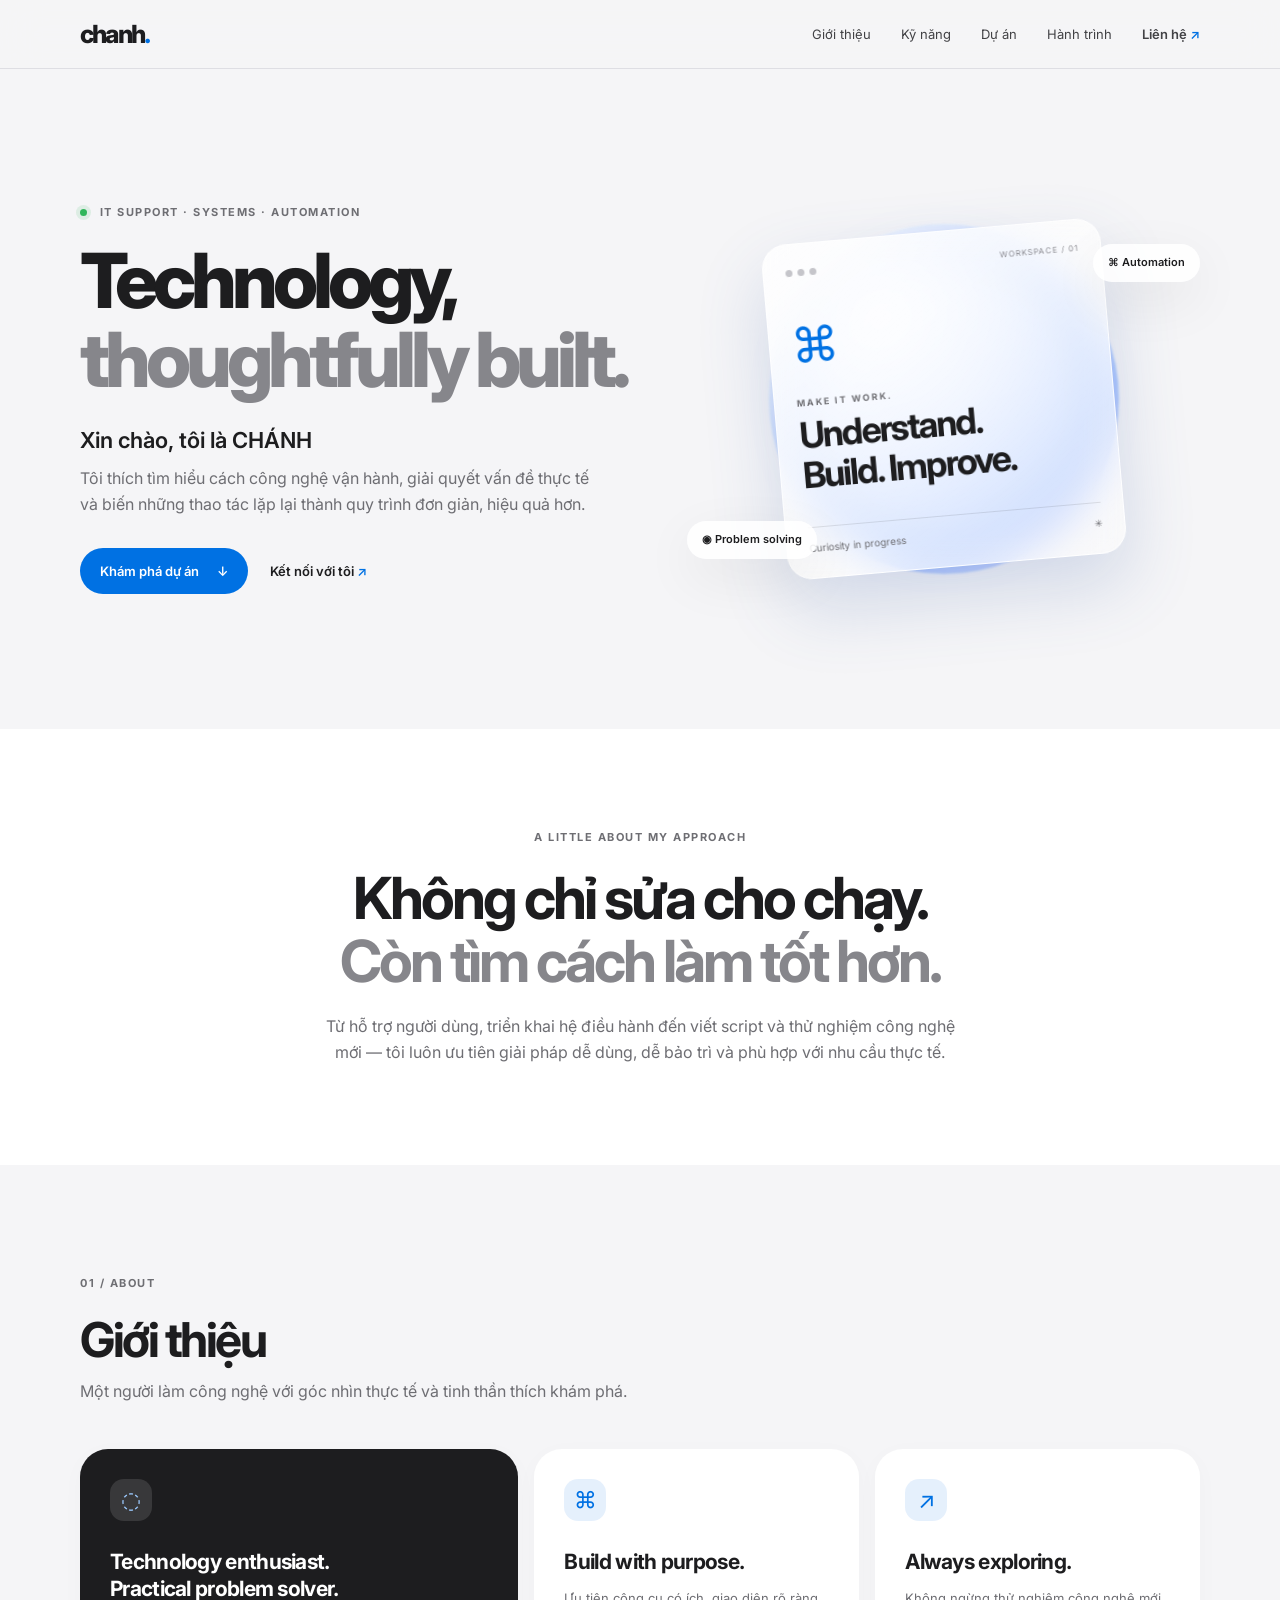
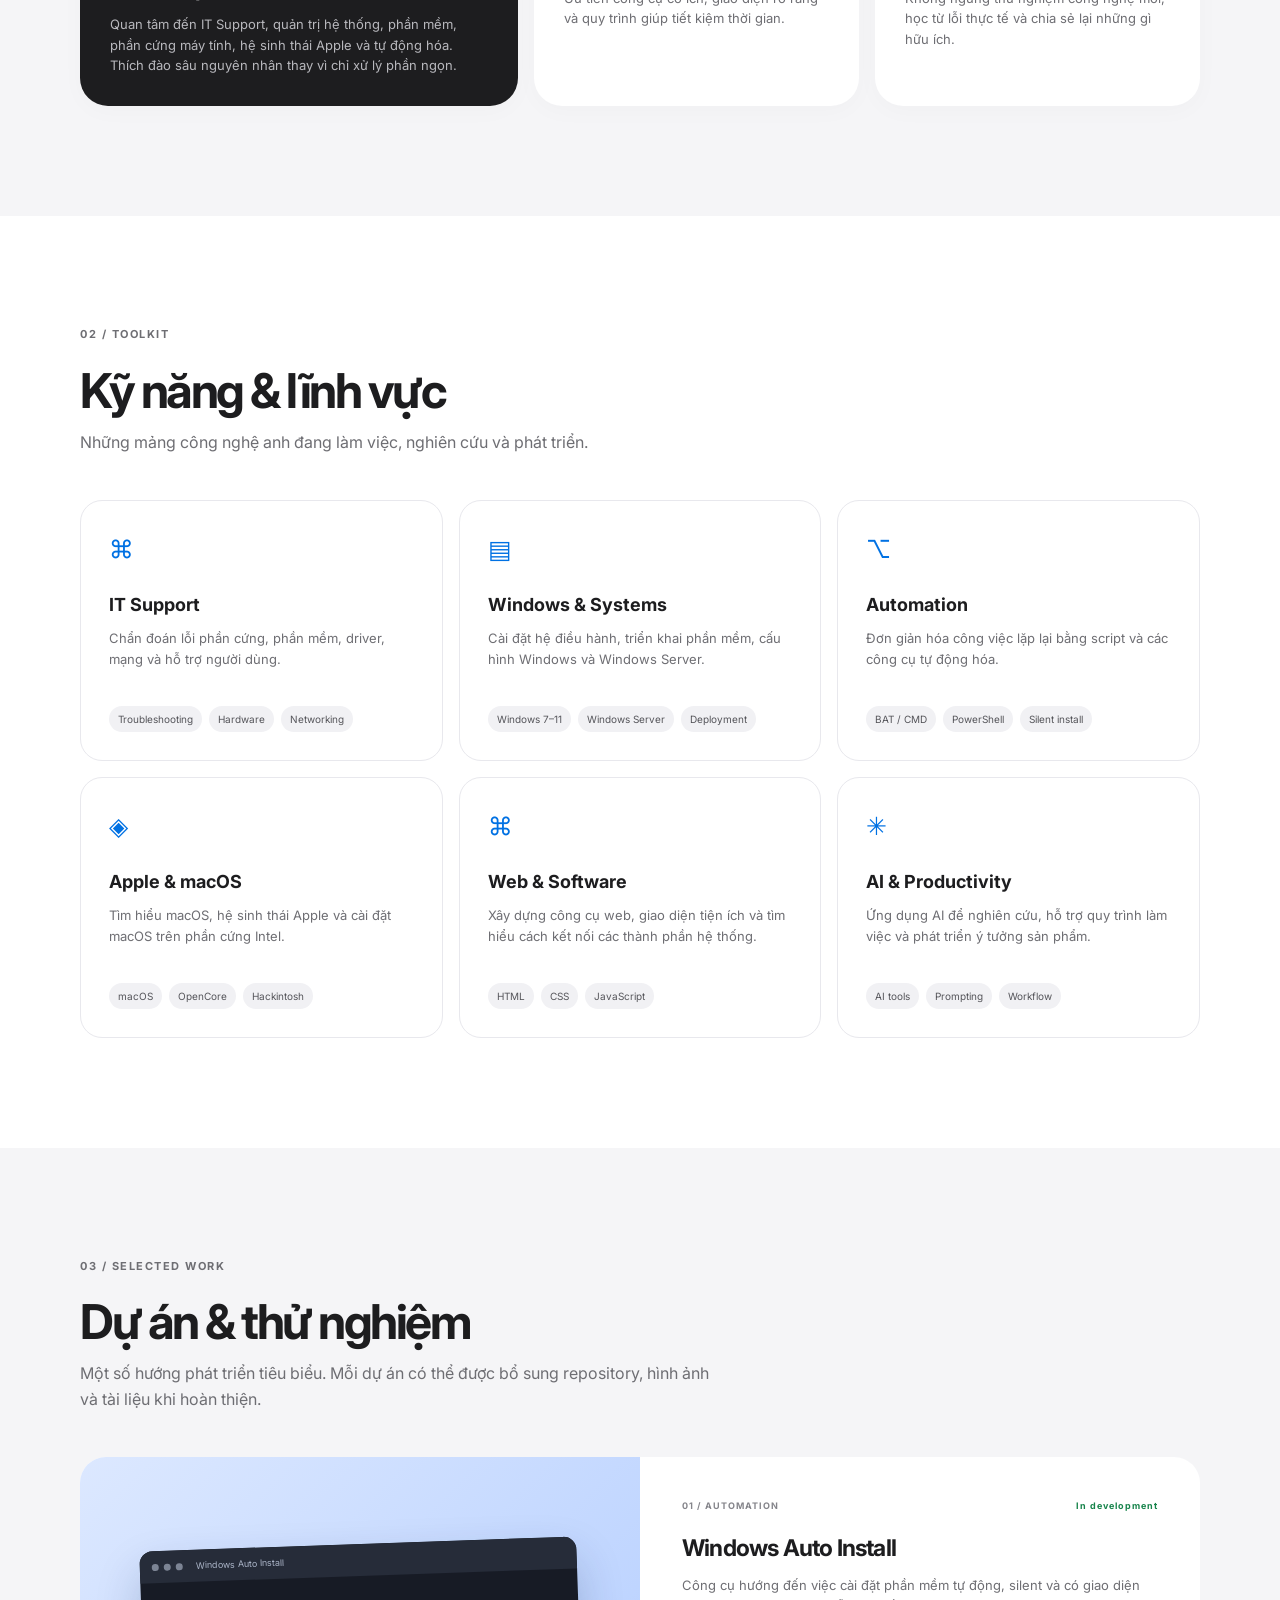
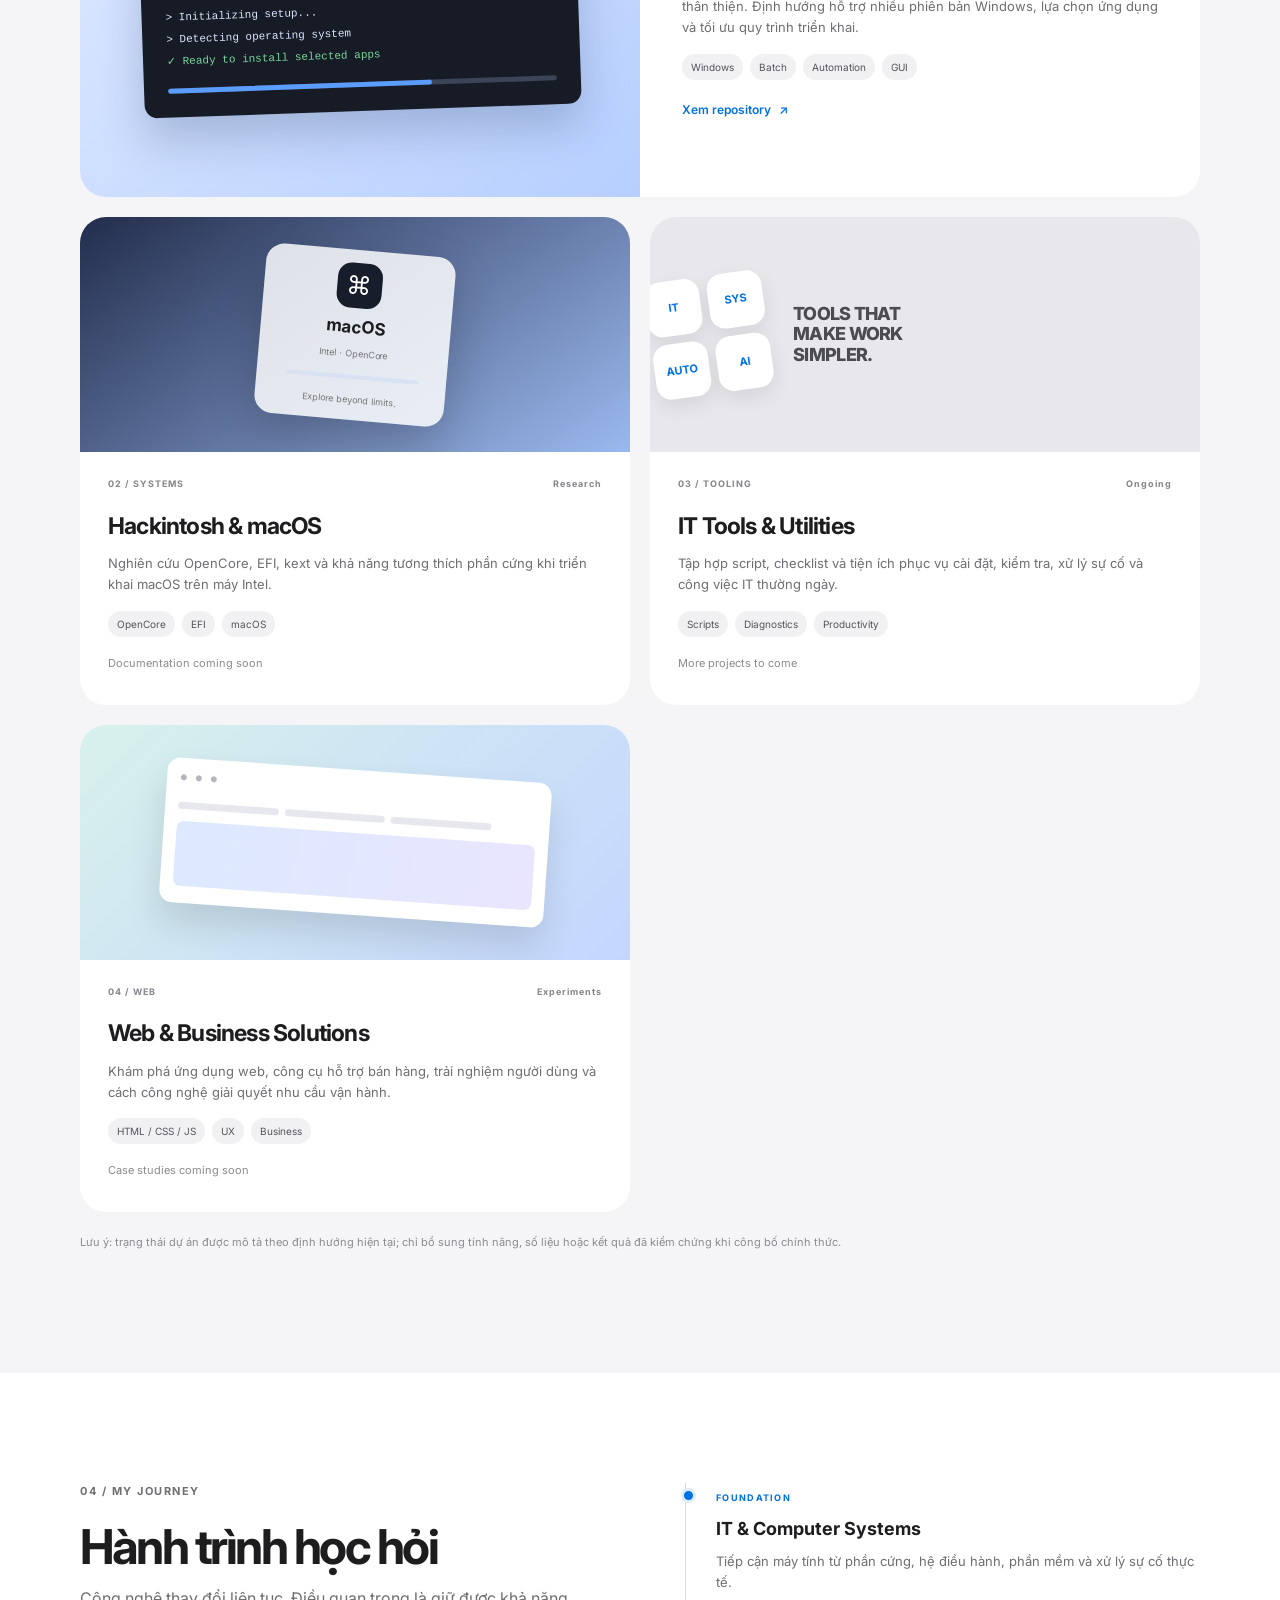
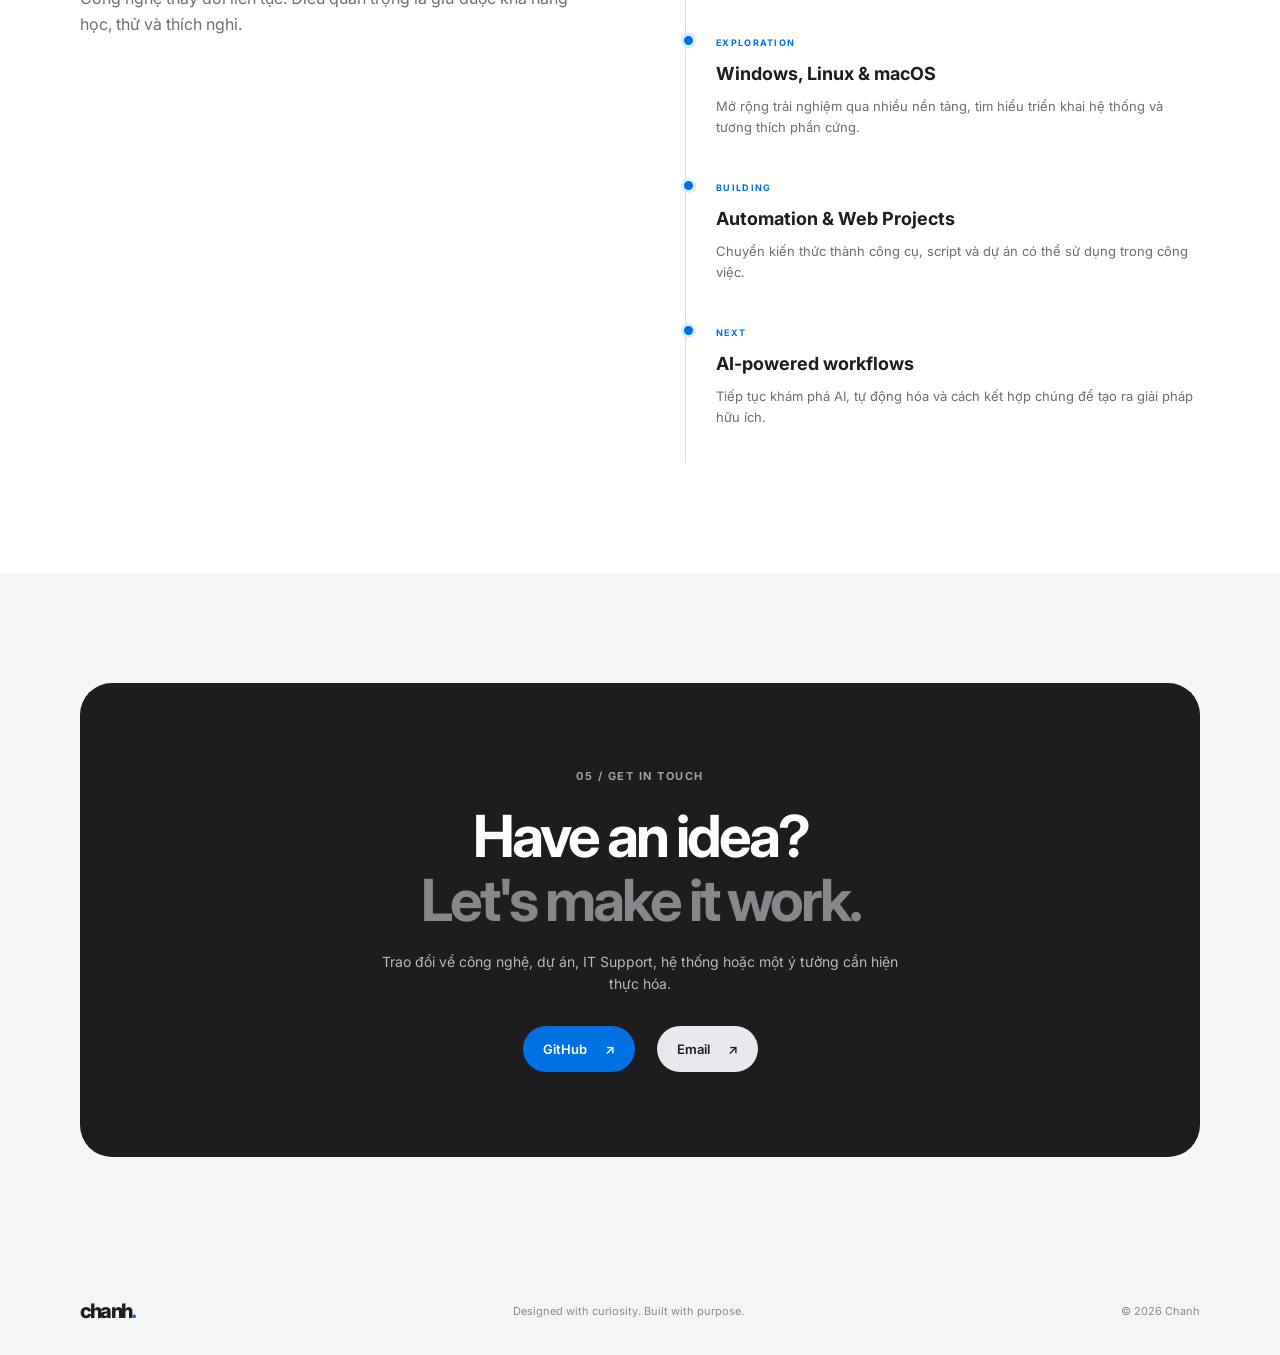
<file: index.html>
<!doctype html>
<html lang="vi">
<head>
  <meta charset="utf-8">
  <meta name="viewport" content="width=device-width, initial-scale=1">
  <meta name="theme-color" content="#f5f5f7">
  <meta name="description" content="Chanh — IT Support, Systems, Automation and Technology Projects.">
  <meta name="google-site-verification" content="Nm-FgM6Jb0z-I2R2GmfW9tqFEOcpgcGLAz76O2dZB_c" />
  <title>Chanh — Technology, thoughtfully built.</title>
  <link rel="preconnect" href="https://fonts.googleapis.com">
  <link rel="preconnect" href="https://fonts.gstatic.com" crossorigin>
  <link href="https://fonts.googleapis.com/css2?family=Inter:wght@400;500;600;700;800&display=swap" rel="stylesheet">
  <link rel="stylesheet" href="style.css">
</head>
<body>
  <header class="site-header">
    <nav class="nav wrap" aria-label="Main navigation">
      <a class="brand" href="#home" aria-label="Chanh home">chanh<span>.</span></a>
      <button class="menu-toggle" aria-label="Mở menu" aria-expanded="false">☰</button>
      <div class="nav-links">
        <a href="#about">Giới thiệu</a>
        <a href="#skills">Kỹ năng</a>
        <a href="#projects">Dự án</a>
        <a href="#journey">Hành trình</a>
        <a class="nav-contact" href="#contact">Liên hệ <span>↗</span></a>
      </div>
    </nav>
  </header>

  <main>
    <section class="hero wrap" id="home">
      <div class="hero-copy reveal">
        <p class="eyebrow"><span class="status-dot"></span> IT SUPPORT · SYSTEMS · AUTOMATION</p>
        <h1>Technology,<br><span>thoughtfully built.</span></h1>
        <p class="hero-lead">Xin chào, tôi là CHÁNH</p>
        <p class="hero-text">Tôi thích tìm hiểu cách công nghệ vận hành, giải quyết vấn đề thực tế và biến những thao tác lặp lại thành quy trình đơn giản, hiệu quả hơn.</p>
        <div class="hero-actions">
          <a class="button primary" href="#projects">Khám phá dự án <span>↓</span></a>
          <a class="text-link" href="#contact">Kết nối với tôi <span>↗</span></a>
        </div>
      </div>
      <div class="hero-art reveal" aria-label="Abstract technology illustration">
        <div class="orb orb-one"></div><div class="orb orb-two"></div>
        <div class="glass-card">
          <div class="glass-top"><span></span><span></span><span></span><small>WORKSPACE / 01</small></div>
          <div class="chip-icon">⌘</div>
          <p class="glass-label">MAKE IT WORK.</p>
          <h2>Understand.<br>Build. Improve.</h2>
          <div class="glass-bottom"><span>Curiosity in progress</span><span>✳</span></div>
        </div>
        <div class="floating-tag tag-top">⌘ Automation</div>
        <div class="floating-tag tag-bottom">◉ Problem solving</div>
      </div>
    </section>

    <section class="intro-band">
      <div class="wrap intro-inner reveal">
        <p class="eyebrow">A LITTLE ABOUT MY APPROACH</p>
        <h2>Không chỉ sửa cho chạy.<br><span>Còn tìm cách làm tốt hơn.</span></h2>
        <p>Từ hỗ trợ người dùng, triển khai hệ điều hành đến viết script và thử nghiệm công nghệ mới — tôi luôn ưu tiên giải pháp dễ dùng, dễ bảo trì và phù hợp với nhu cầu thực tế.</p>
      </div>
    </section>

    <section class="section wrap" id="about">
      <div class="section-heading reveal">
        <p class="eyebrow">01 / ABOUT</p>
        <h2>Giới thiệu</h2>
        <p class="section-subtitle">Một người làm công nghệ với góc nhìn thực tế và tinh thần thích khám phá.</p>
      </div>
      <div class="about-grid">
        <article class="about-card large-card reveal">
          <span class="card-symbol">◌</span>
          <h3>Technology enthusiast.<br>Practical problem solver.</h3>
          <p>Quan tâm đến IT Support, quản trị hệ thống, phần mềm, phần cứng máy tính, hệ sinh thái Apple và tự động hóa. Thích đào sâu nguyên nhân thay vì chỉ xử lý phần ngọn.</p>
        </article>
        <article class="about-card reveal">
          <span class="card-symbol">⌘</span>
          <h3>Build with purpose.</h3>
          <p>Ưu tiên công cụ có ích, giao diện rõ ràng và quy trình giúp tiết kiệm thời gian.</p>
        </article>
        <article class="about-card reveal">
          <span class="card-symbol">↗</span>
          <h3>Always exploring.</h3>
          <p>Không ngừng thử nghiệm công nghệ mới, học từ lỗi thực tế và chia sẻ lại những gì hữu ích.</p>
        </article>
      </div>
    </section>

    <section class="section skills-section" id="skills">
      <div class="wrap">
        <div class="section-heading reveal">
          <p class="eyebrow">02 / TOOLKIT</p>
          <h2>Kỹ năng & lĩnh vực</h2>
          <p class="section-subtitle">Những mảng công nghệ anh đang làm việc, nghiên cứu và phát triển.</p>
        </div>
        <div class="skill-grid">
          <article class="skill-card reveal"><div class="skill-icon">⌘</div><h3>IT Support</h3><p>Chẩn đoán lỗi phần cứng, phần mềm, driver, mạng và hỗ trợ người dùng.</p><div class="tags"><span>Troubleshooting</span><span>Hardware</span><span>Networking</span></div></article>
          <article class="skill-card reveal"><div class="skill-icon">▤</div><h3>Windows & Systems</h3><p>Cài đặt hệ điều hành, triển khai phần mềm, cấu hình Windows và Windows Server.</p><div class="tags"><span>Windows 7–11</span><span>Windows Server</span><span>Deployment</span></div></article>
          <article class="skill-card reveal"><div class="skill-icon">⌥</div><h3>Automation</h3><p>Đơn giản hóa công việc lặp lại bằng script và các công cụ tự động hóa.</p><div class="tags"><span>BAT / CMD</span><span>PowerShell</span><span>Silent install</span></div></article>
          <article class="skill-card reveal"><div class="skill-icon">◈</div><h3>Apple & macOS</h3><p>Tìm hiểu macOS, hệ sinh thái Apple và cài đặt macOS trên phần cứng Intel.</p><div class="tags"><span>macOS</span><span>OpenCore</span><span>Hackintosh</span></div></article>
          <article class="skill-card reveal"><div class="skill-icon">⌘</div><h3>Web & Software</h3><p>Xây dựng công cụ web, giao diện tiện ích và tìm hiểu cách kết nối các thành phần hệ thống.</p><div class="tags"><span>HTML</span><span>CSS</span><span>JavaScript</span></div></article>
          <article class="skill-card reveal"><div class="skill-icon">✳</div><h3>AI & Productivity</h3><p>Ứng dụng AI để nghiên cứu, hỗ trợ quy trình làm việc và phát triển ý tưởng sản phẩm.</p><div class="tags"><span>AI tools</span><span>Prompting</span><span>Workflow</span></div></article>
        </div>
      </div>
    </section>

    <section class="section wrap" id="projects">
      <div class="section-heading reveal">
        <p class="eyebrow">03 / SELECTED WORK</p>
        <h2>Dự án & thử nghiệm</h2>
        <p class="section-subtitle">Một số hướng phát triển tiêu biểu. Mỗi dự án có thể được bổ sung repository, hình ảnh và tài liệu khi hoàn thiện.</p>
      </div>
      <div class="project-grid">
        <article class="project-card project-featured reveal">
          <div class="project-visual visual-install"><div class="window"><div class="window-bar"><i></i><i></i><i></i><span>Windows Auto Install</span></div><div class="terminal"><p> &gt; Initializing setup...</p><p> &gt; Detecting operating system</p><p class="success">✓ Ready to install selected apps</p><div class="progress"><span></span></div></div></div></div>
          <div class="project-info"><div class="project-meta"><span>01 / AUTOMATION</span><span class="project-status">In development</span></div><h3>Windows Auto Install</h3><p>Công cụ hướng đến việc cài đặt phần mềm tự động, silent và có giao diện thân thiện. Định hướng hỗ trợ nhiều phiên bản Windows, lựa chọn ứng dụng và tối ưu quy trình triển khai.</p><div class="tags"><span>Windows</span><span>Batch</span><span>Automation</span><span>GUI</span></div><a class="project-link" href="https://github.com/mchanh15224/windows-auto-install-basicapp" target="_blank" rel="noreferrer">Xem repository <span>↗</span></a></div>
        </article>
        <article class="project-card reveal">
          <div class="project-visual visual-macos"><div class="mac-window"><div class="mac-orb">⌘</div><strong>macOS</strong><small>Intel · OpenCore</small><div class="mac-line"></div><small>Explore beyond limits.</small></div></div>
          <div class="project-info"><div class="project-meta"><span>02 / SYSTEMS</span><span>Research</span></div><h3>Hackintosh & macOS</h3><p>Nghiên cứu OpenCore, EFI, kext và khả năng tương thích phần cứng khi triển khai macOS trên máy Intel.</p><div class="tags"><span>OpenCore</span><span>EFI</span><span>macOS</span></div><span class="project-note">Documentation coming soon</span></div>
        </article>
        <article class="project-card reveal">
          <div class="project-visual visual-tools"><div class="tool-stack"><span>IT</span><span>SYS</span><span>AUTO</span><span>AI</span></div><div class="tool-caption">TOOLS THAT<br>MAKE WORK<br>SIMPLER.</div></div>
          <div class="project-info"><div class="project-meta"><span>03 / TOOLING</span><span>Ongoing</span></div><h3>IT Tools & Utilities</h3><p>Tập hợp script, checklist và tiện ích phục vụ cài đặt, kiểm tra, xử lý sự cố và công việc IT thường ngày.</p><div class="tags"><span>Scripts</span><span>Diagnostics</span><span>Productivity</span></div><span class="project-note">More projects to come</span></div>
        </article>
        <article class="project-card reveal">
          <div class="project-visual visual-web"><div class="browser-card"><div class="browser-dots">● ● ●</div><div class="browser-lines"><i></i><i></i><i></i></div><div class="browser-block"></div></div></div>
          <div class="project-info"><div class="project-meta"><span>04 / WEB</span><span>Experiments</span></div><h3>Web & Business Solutions</h3><p>Khám phá ứng dụng web, công cụ hỗ trợ bán hàng, trải nghiệm người dùng và cách công nghệ giải quyết nhu cầu vận hành.</p><div class="tags"><span>HTML / CSS / JS</span><span>UX</span><span>Business</span></div><span class="project-note">Case studies coming soon</span></div>
        </article>
      </div>
      <p class="disclaimer">Lưu ý: trạng thái dự án được mô tả theo định hướng hiện tại; chỉ bổ sung tính năng, số liệu hoặc kết quả đã kiểm chứng khi công bố chính thức.</p>
    </section>

    <section class="section journey-section" id="journey">
      <div class="wrap journey-grid">
        <div class="section-heading reveal"><p class="eyebrow">04 / MY JOURNEY</p><h2>Hành trình học hỏi</h2><p class="section-subtitle">Công nghệ thay đổi liên tục. Điều quan trọng là giữ được khả năng học, thử và thích nghi.</p></div>
        <div class="timeline reveal">
          <div class="timeline-item"><span class="timeline-dot"></span><div><small>FOUNDATION</small><h3>IT & Computer Systems</h3><p>Tiếp cận máy tính từ phần cứng, hệ điều hành, phần mềm và xử lý sự cố thực tế.</p></div></div>
          <div class="timeline-item"><span class="timeline-dot"></span><div><small>EXPLORATION</small><h3>Windows, Linux & macOS</h3><p>Mở rộng trải nghiệm qua nhiều nền tảng, tìm hiểu triển khai hệ thống và tương thích phần cứng.</p></div></div>
          <div class="timeline-item"><span class="timeline-dot"></span><div><small>BUILDING</small><h3>Automation & Web Projects</h3><p>Chuyển kiến thức thành công cụ, script và dự án có thể sử dụng trong công việc.</p></div></div>
          <div class="timeline-item"><span class="timeline-dot"></span><div><small>NEXT</small><h3>AI-powered workflows</h3><p>Tiếp tục khám phá AI, tự động hóa và cách kết hợp chúng để tạo ra giải pháp hữu ích.</p></div></div>
        </div>
      </div>
    </section>

    <section class="section wrap" id="contact">
      <div class="contact-card reveal">
        <p class="eyebrow">05 / GET IN TOUCH</p>
        <h2>Have an idea?<br><span>Let's make it work.</span></h2>
        <p>Trao đổi về công nghệ, dự án, IT Support, hệ thống hoặc một ý tưởng cần hiện thực hóa.</p>
        <div class="contact-actions">
          <a class="button primary" href="https://github.com/mchanh15224" target="_blank" rel="noreferrer">GitHub <span>↗</span></a>
          <a class="button secondary" href="mailto:minhchanh1502@gmail.com">Email <span>↗</span></a>
        </div>
      </div>
    </section>
  </main>

  <footer class="footer wrap"><a class="brand" href="#home">chanh<span>.</span></a><p>Designed with curiosity. Built with purpose.</p><span>© <span id="year"></span> Chanh</span></footer>
  <script src="script.js"></script>
</body>
</html>
</file>
<file: style.css>
@import url('https://fonts.googleapis.com/css2?family=Inter:wght@400;500;600;700;800&display=swap');
:root{--bg:#f5f5f7;--white:#fff;--ink:#1d1d1f;--muted:#6e6e73;--blue:#0071e3;--line:#d2d2d7;--radius:28px;--shadow:0 18px 55px rgba(0,0,0,.07)}
*{box-sizing:border-box}html{scroll-behavior:smooth;scroll-padding-top:90px}body{margin:0;background:var(--bg);color:var(--ink);font-family:Inter,-apple-system,BlinkMacSystemFont,"Segoe UI",sans-serif;line-height:1.6;-webkit-font-smoothing:antialiased}a{color:inherit;text-decoration:none}.wrap{width:min(1120px,calc(100% - 48px));margin-inline:auto}.site-header{position:sticky;top:0;z-index:20;background:rgba(245,245,247,.78);backdrop-filter:blur(20px);border-bottom:1px solid rgba(210,210,215,.65)}.nav{height:68px;display:flex;align-items:center;justify-content:space-between}.brand{font-size:25px;font-weight:800;letter-spacing:-1.8px}.brand span{color:var(--blue)}.nav-links{display:flex;align-items:center;gap:30px;font-size:13px;color:#424245}.nav-links a{transition:color .2s}.nav-links a:hover,.text-link:hover{color:var(--blue)}.nav-contact{font-weight:600}.nav-contact span{color:var(--blue)}.menu-toggle{display:none;border:0;background:none;font-size:22px}.hero{min-height:660px;display:grid;grid-template-columns:1.05fr .95fr;align-items:center;gap:40px;padding-block:90px}.eyebrow{font-size:11px;font-weight:700;letter-spacing:1.5px;color:var(--muted);margin:0 0 20px}.status-dot{display:inline-block;width:7px;height:7px;border-radius:50%;background:#30b65b;margin-right:8px;box-shadow:0 0 0 4px rgba(48,182,91,.12)}h1,h2,h3,p{margin-top:0}h1{font-size:clamp(48px,6vw,76px);line-height:1.04;letter-spacing:-5px;margin-bottom:24px;font-weight:800}h1 span,.intro-inner h2 span,.contact-card h2 span{color:#86868b}.hero-lead{font-size:22px;font-weight:600;margin-bottom:8px}.hero-text{max-width:510px;color:var(--muted);font-size:16px}.hero-actions,.contact-actions{display:flex;align-items:center;gap:22px;margin-top:30px}.button{display:inline-flex;align-items:center;gap:18px;padding:13px 20px;border-radius:999px;font-size:13px;font-weight:600;transition:transform .2s,box-shadow .2s}.button:hover{transform:translateY(-2px);box-shadow:0 8px 20px rgba(0,0,0,.12)}.primary{background:var(--blue);color:white}.secondary{background:#e8e8ed}.text-link{font-size:13px;font-weight:600}.text-link span{color:var(--blue)}.hero-art{min-height:430px;position:relative;display:grid;place-items:center;isolation:isolate}.orb{position:absolute;border-radius:50%;filter:blur(1px);z-index:-1}.orb-one{width:350px;height:350px;background:radial-gradient(circle at 30% 25%,#fff 0,#dce8ff 36%,#a8c5ff 70%,#e5dcff 100%);opacity:.9}.orb-two{width:260px;height:260px;border:1px solid rgba(255,255,255,.8);box-shadow:0 0 70px rgba(89,137,230,.2)}.glass-card{width:min(340px,80%);min-height:320px;padding:22px;border:1px solid rgba(255,255,255,.8);border-radius:25px;background:linear-gradient(145deg,rgba(255,255,255,.82),rgba(255,255,255,.38));box-shadow:0 30px 70px rgba(66,102,170,.2);backdrop-filter:blur(18px);transform:rotate(-5deg)}.glass-top{display:flex;align-items:center;gap:5px;color:#8a8a90}.glass-top>span{width:7px;height:7px;border-radius:50%;background:#c5c5ca}.glass-top small{margin-left:auto;font-size:8px;letter-spacing:1px}.chip-icon{font-size:48px;color:var(--blue);margin-top:28px}.glass-label{font-size:9px;letter-spacing:2px;color:var(--muted);font-weight:700;margin:12px 0 6px}.glass-card h2{font-size:36px;line-height:1.1;letter-spacing:-2px;margin:0}.glass-bottom{display:flex;justify-content:space-between;margin-top:32px;padding-top:12px;border-top:1px solid rgba(0,0,0,.1);font-size:10px;color:var(--muted)}.floating-tag{position:absolute;padding:10px 15px;border-radius:999px;background:rgba(255,255,255,.85);box-shadow:var(--shadow);font-size:11px;font-weight:600}.tag-top{top:60px;right:0}.tag-bottom{bottom:55px;left:0}.intro-band{background:#fff;padding:100px 0;text-align:center}.intro-inner{max-width:790px}.intro-inner h2,.contact-card h2{font-size:clamp(36px,5vw,58px);line-height:1.1;letter-spacing:-3px;margin-bottom:20px}.intro-inner>p:last-child{max-width:650px;margin:0 auto;color:var(--muted);font-size:16px}.section{padding-block:110px}.section-heading{max-width:650px;margin-bottom:45px}.section-heading h2{font-size:clamp(36px,4vw,48px);letter-spacing:-2.5px;line-height:1.12;margin-bottom:12px}.section-subtitle{font-size:16px;color:var(--muted);margin:0}.about-grid{display:grid;grid-template-columns:1.35fr 1fr 1fr;gap:16px}.about-card{background:#fff;border-radius:var(--radius);padding:30px;min-height:240px;box-shadow:0 5px 25px rgba(0,0,0,.025)}.large-card{background:#1d1d1f;color:#fff}.card-symbol{display:inline-grid;place-items:center;width:42px;height:42px;border-radius:14px;background:rgba(0,113,227,.1);color:var(--blue);font-size:23px;margin-bottom:28px}.large-card .card-symbol{background:rgba(255,255,255,.12);color:#9ccaff}.about-card h3{font-size:21px;line-height:1.25;letter-spacing:-.7px;margin-bottom:12px}.about-card p{font-size:13px;color:var(--muted);margin:0}.large-card p{color:#b8b8bd}.skills-section{background:#fff}.skill-grid{display:grid;grid-template-columns:repeat(3,1fr);gap:16px}.skill-card{padding:28px;border:1px solid #e8e8ed;border-radius:22px;transition:transform .25s,box-shadow .25s}.skill-card:hover,.project-card:hover{transform:translateY(-5px);box-shadow:var(--shadow)}.skill-icon{font-size:25px;color:var(--blue);margin-bottom:22px}.skill-card h3{font-size:18px;margin-bottom:8px}.skill-card p,.project-info>p{font-size:13px;color:var(--muted);min-height:62px}.tags{display:flex;flex-wrap:wrap;gap:7px;margin-top:16px}.tags span{font-size:10px;color:#55555a;background:#f1f1f4;padding:5px 9px;border-radius:999px}.project-grid{display:grid;grid-template-columns:1fr 1fr;gap:20px}.project-card{background:#fff;border-radius:26px;overflow:hidden;transition:transform .25s,box-shadow .25s}.project-featured{grid-column:1/-1;display:grid;grid-template-columns:1fr 1fr}.project-visual{min-height:235px;display:grid;place-items:center;overflow:hidden;position:relative}.project-featured .project-visual{min-height:340px}.visual-install{background:linear-gradient(135deg,#dce8ff,#b6cfff)}.window{width:78%;background:#171b25;border-radius:13px;box-shadow:0 22px 45px rgba(20,40,80,.22);overflow:hidden;color:#dbe6ff;transform:rotate(-2deg)}.window-bar{height:32px;background:#262c39;display:flex;align-items:center;gap:5px;padding:0 12px}.window-bar i{width:7px;height:7px;border-radius:50%;background:#7c8494}.window-bar span{font-size:9px;margin-left:8px;color:#aab4c7}.terminal{padding:24px;font:11px/2 monospace}.terminal p{margin:0}.terminal .success{color:#79d69b}.progress{height:5px;background:#3b4558;border-radius:8px;margin-top:16px}.progress span{display:block;width:68%;height:100%;background:#5b9cff;border-radius:8px}.project-info{padding:25px 28px 30px}.project-featured .project-info{padding:42px}.project-meta{display:flex;justify-content:space-between;gap:10px;font-size:9px;font-weight:700;letter-spacing:1px;color:#85858b}.project-status{color:#16834a}.project-info h3{font-size:23px;letter-spacing:-.8px;margin:16px 0 9px}.project-info>p{min-height:0;margin-bottom:0}.project-link{display:inline-flex;gap:8px;color:var(--blue);font-size:12px;font-weight:600;margin-top:20px}.project-note{display:inline-block;color:#8a8a90;font-size:11px;margin-top:18px}.visual-macos{background:linear-gradient(145deg,#222d4c,#9bb9ef)}.mac-window{width:190px;height:170px;border-radius:18px;background:rgba(255,255,255,.83);box-shadow:0 20px 50px rgba(0,0,0,.2);display:flex;flex-direction:column;align-items:center;justify-content:center;gap:6px;transform:rotate(5deg)}.mac-orb{width:45px;height:45px;border-radius:14px;background:#171d2b;color:white;display:grid;place-items:center;font-size:25px}.mac-window strong{font-size:17px}.mac-window small{font-size:9px;color:#777}.mac-line{width:70%;height:4px;background:#d8e2f3;border-radius:5px;margin:8px}.visual-tools{background:#e7e7ec;display:flex;gap:25px}.tool-stack{display:grid;grid-template-columns:repeat(2,55px);gap:8px;transform:rotate(-8deg)}.tool-stack span{height:55px;border-radius:15px;background:#fff;box-shadow:0 8px 20px rgba(0,0,0,.08);display:grid;place-items:center;font-size:11px;font-weight:700;color:var(--blue)}.tool-caption{font-size:18px;line-height:1.15;letter-spacing:-.7px;font-weight:800;color:#4b4b52}.visual-web{background:linear-gradient(135deg,#d7f1eb,#c4d6ff)}.browser-card{width:70%;height:145px;border-radius:13px;background:#fff;box-shadow:0 20px 35px rgba(0,0,0,.12);padding:13px;transform:rotate(4deg)}.browser-dots{font-size:8px;color:#b5b5bd;letter-spacing:3px}.browser-lines{display:flex;gap:6px;margin:18px 0 12px}.browser-lines i{height:7px;width:28%;background:#e7e8ee;border-radius:5px}.browser-block{height:65px;border-radius:7px;background:linear-gradient(100deg,#dce9ff,#e9e5ff)}.disclaimer{font-size:11px;color:#8a8a90;margin-top:22px}.journey-section{background:#fff}.journey-grid{display:grid;grid-template-columns:1fr 1fr;gap:90px}.timeline{border-left:1px solid #d8d8dd;padding-left:30px}.timeline-item{position:relative;padding:0 0 35px}.timeline-dot{position:absolute;width:9px;height:9px;background:var(--blue);border:3px solid #dcecff;border-radius:50%;left:-35px;top:5px;box-sizing:content-box}.timeline-item small{font-size:9px;font-weight:700;letter-spacing:1.3px;color:var(--blue)}.timeline-item h3{font-size:18px;margin:7px 0}.timeline-item p{font-size:13px;color:var(--muted);margin:0}.contact-card{background:#1d1d1f;color:white;border-radius:32px;text-align:center;padding:85px 25px}.contact-card .eyebrow{color:#a1a1a6}.contact-card h2{margin-bottom:18px}.contact-card>p:not(.eyebrow){max-width:520px;margin:0 auto;color:#b8b8bd;font-size:14px}.contact-actions{justify-content:center}.contact-card .secondary{color:#1d1d1f}.edit-hint{display:block;margin-top:20px;color:#8f8f96;font-size:10px}.footer{display:flex;align-items:center;justify-content:space-between;padding-block:28px;color:#8a8a90;font-size:11px}.footer .brand{color:var(--ink);font-size:20px}.footer p{margin:0}.reveal{opacity:0;transform:translateY(18px);transition:opacity .7s ease,transform .7s ease}.reveal.visible{opacity:1;transform:translateY(0)}
@media(max-width:800px){.hero{grid-template-columns:1fr;padding-block:75px;gap:20px}.hero-art{min-height:390px}.about-grid{grid-template-columns:1fr 1fr}.large-card{grid-column:1/-1}.skill-grid{grid-template-columns:1fr 1fr}.journey-grid{grid-template-columns:1fr;gap:35px}.project-featured{grid-template-columns:1fr}.project-featured .project-visual{min-height:270px}.project-featured .project-info{padding:28px}.nav-links{gap:16px}}
@media(max-width:600px){.wrap{width:min(100% - 36px,1120px)}.nav{height:60px}.menu-toggle{display:block}.nav-links{display:none;position:absolute;top:60px;left:0;right:0;background:rgba(250,250,252,.97);padding:18px 24px 24px;flex-direction:column;align-items:flex-start;gap:18px;border-bottom:1px solid var(--line)}.nav-links.open{display:flex}.hero{min-height:0;padding-block:70px 50px}h1{font-size:49px;letter-spacing:-3.5px}.hero-lead{font-size:19px}.hero-text{font-size:14px}.hero-art{min-height:340px}.orb-one{width:270px;height:270px}.orb-two{width:210px;height:210px}.glass-card{min-height:280px}.glass-card h2{font-size:31px}.tag-top{right:0;top:35px}.tag-bottom{bottom:30px}.intro-band{padding:75px 0}.intro-inner h2,.contact-card h2{font-size:37px;letter-spacing:-2px}.intro-inner>p:last-child{font-size:14px}.section{padding-block:75px}.section-heading h2{font-size:36px}.about-grid,.skill-grid,.project-grid{grid-template-columns:1fr}.large-card,.project-featured{grid-column:auto}.about-card{min-height:0}.project-featured{display:block}.project-featured .project-visual{min-height:230px}.project-featured .project-info{padding:25px}.skill-card p{min-height:0}.journey-grid{gap:30px}.contact-card{padding:65px 20px}.footer{flex-wrap:wrap;gap:12px}.footer p{order:3;width:100%}.hero-actions{gap:15px;flex-wrap:wrap}}
@media(prefers-reduced-motion:reduce){html{scroll-behavior:auto}*,*::before,*::after{transition:none!important}.reveal{opacity:1;transform:none}}
</file>
